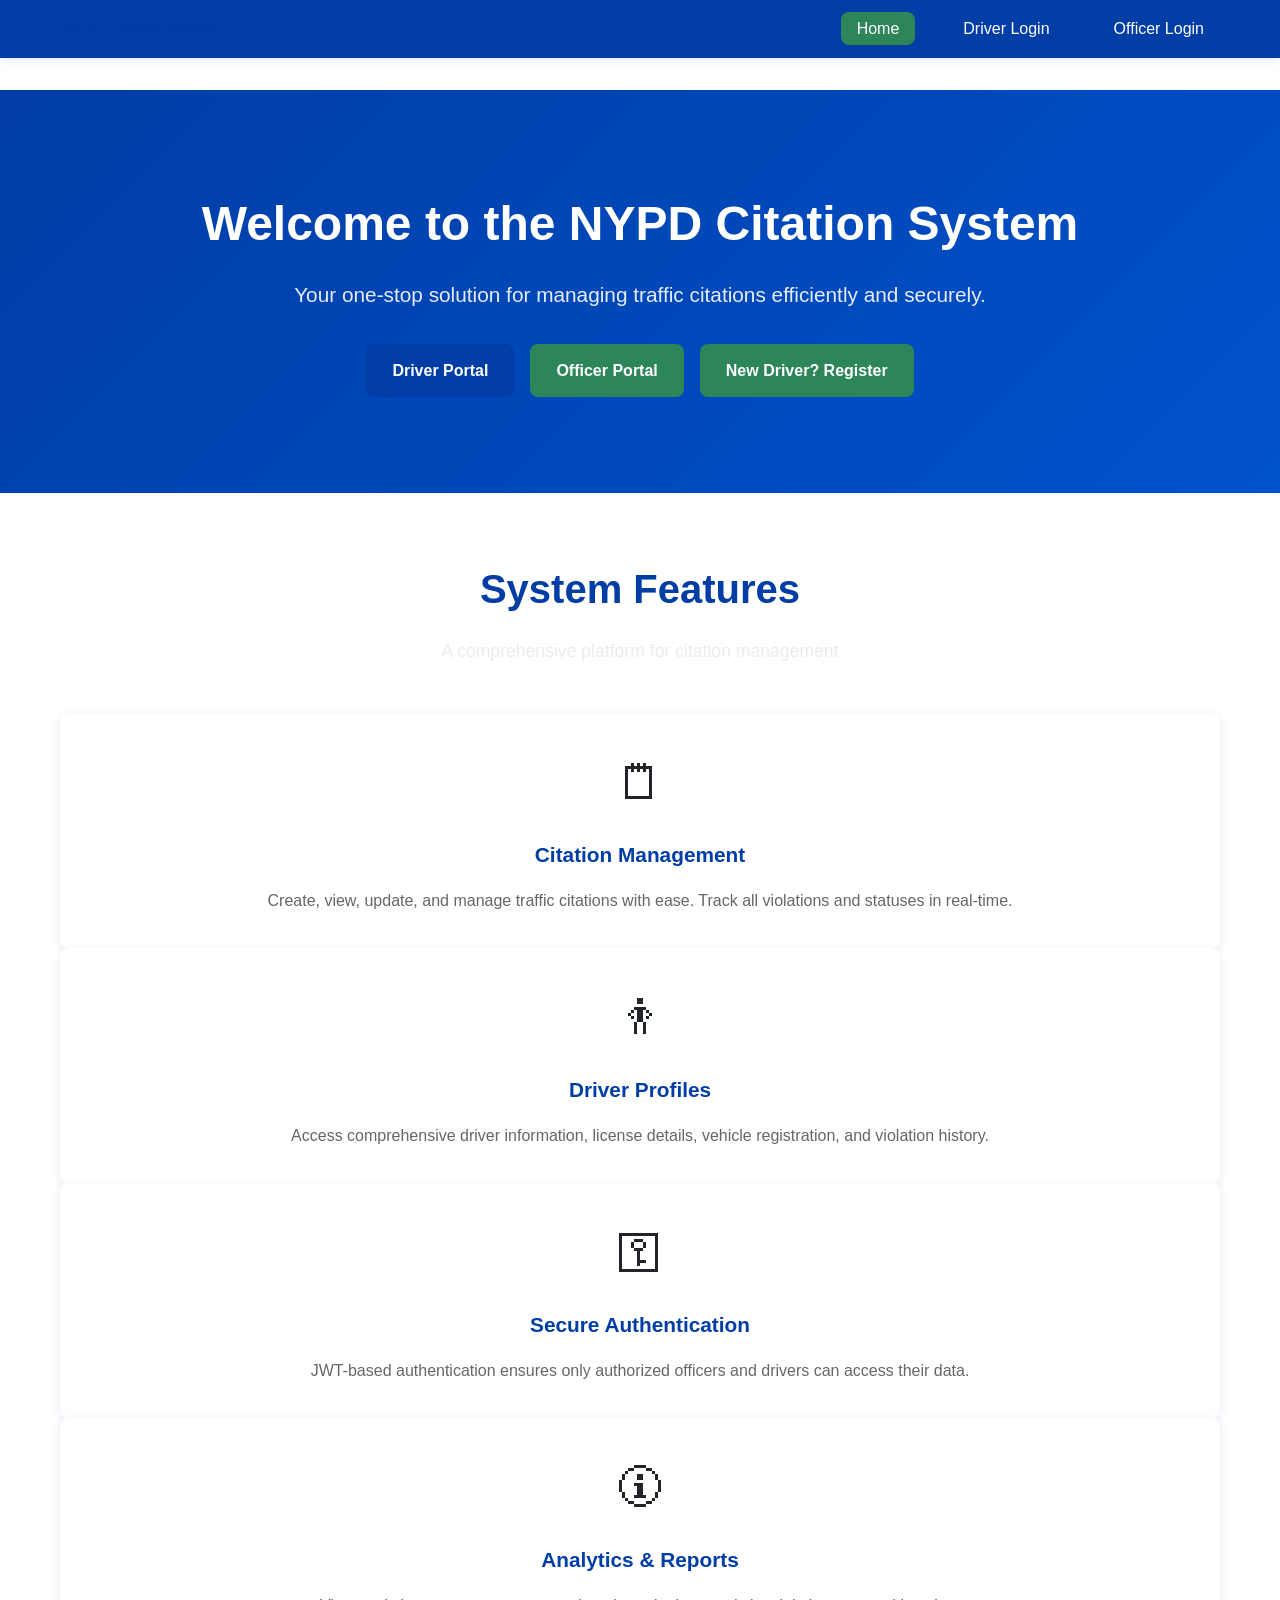
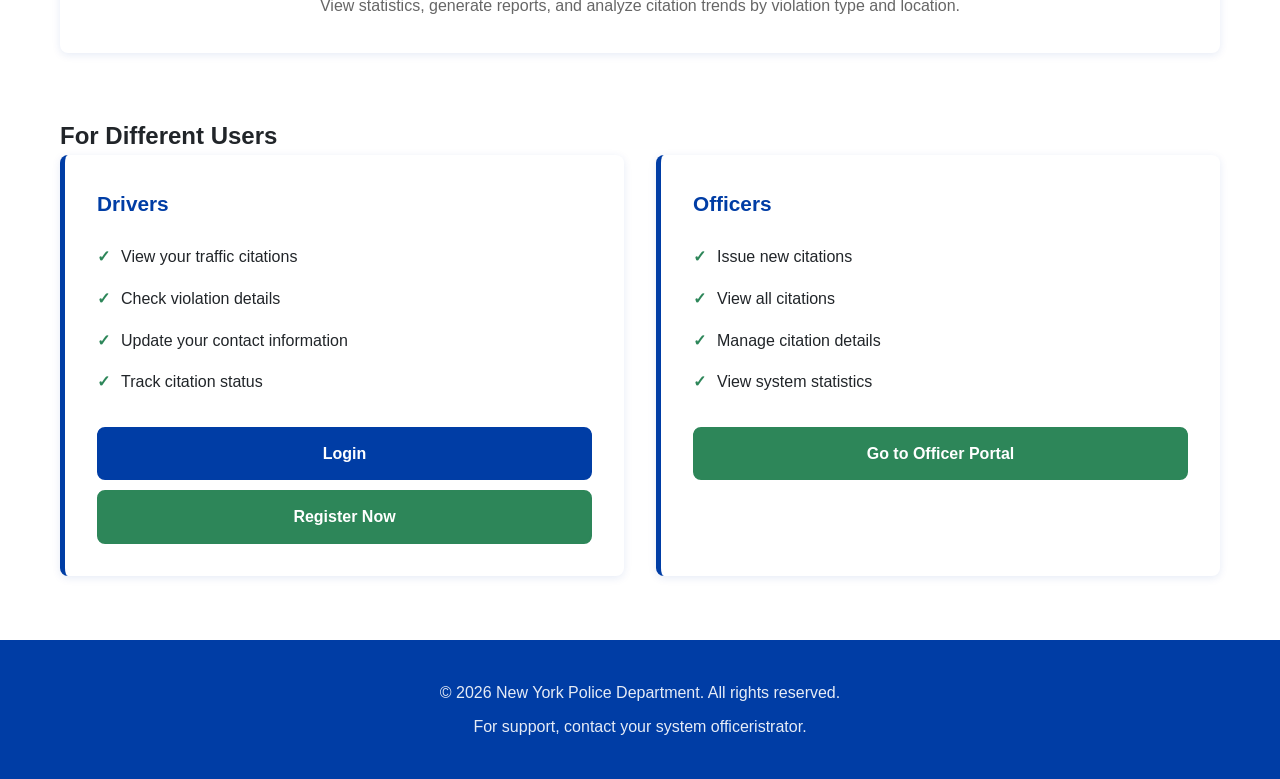
<file: index.html>
<!DOCTYPE html>
<html lang="en">
<head>
    <meta charset="UTF-8">
    <meta name="viewport" content="width=device-width, initial-scale=1.0">
    <title>NYPD Citation System - Home</title>
    <link rel="stylesheet" href="css/styles.css">
</head>

<body>
    <!-- NAVBAR -->
    <nav class="navbar">
        <div class="container">
            <a href="#" class="logo">NYPD Citation System</a>
            <ul class="nav-links">
                <li><a href="index.html" class="active">Home</a></li>
                <li><a href="pages/driver-login.html">Driver Login</a></li>
                <li><a href="pages/officer-login.html">Officer Login</a></li>
            </ul>
        </div>
    </nav>

    <!-- HERO SECTION -->
    <header class="hero">
        <div class="hero-content">
            <h1>Welcome to the NYPD Citation System</h1>
            <p class="subtitle">Your one-stop solution for managing traffic citations efficiently and securely.</p>
            
            <div class="hero-buttons">
                <a href="pages/driver-login.html" class="btn btn-primary">Driver Portal</a>
                <a href="pages/officer-login.html" class="btn btn-secondary">Officer Portal</a>
                <a href="pages/driver-register.html" class="btn btn-secondary">New Driver? Register</a>
            </div>
    </header>

    <!-- MAIN CONTENT -->
    <main class="container">
        <section class="features">
            <h2>System Features</h2>
            <p class="section-intro">A comprehensive platform for citation management</p>
            
            <!-- FEATURE CARDS -->
            <div class="feature-grid">
                <!-- Feature 1 -->
                <div class="feature-card">
                    <div class="feature-icon">🗒</div>
                    <h3>Citation Management</h3>
                    <p>Create, view, update, and manage traffic citations with ease. Track all violations and statuses in real-time.</p>
                </div>
                
                <!-- Feature 2 -->
                <div class="feature-card">
                    <div class="feature-icon">🛉</div>
                    <h3>Driver Profiles</h3>
                    <p>Access comprehensive driver information, license details, vehicle registration, and violation history.</p>
                </div>
                
                <!-- Feature 3 -->
                <div class="feature-card">
                    <div class="feature-icon">⚿</div>
                    <h3>Secure Authentication</h3>
                    <p>JWT-based authentication ensures only authorized officers and drivers can access their data.</p>
                </div>
                
                <!-- Feature 4 -->
                <div class="feature-card">
                    <div class="feature-icon">🛈</div>
                    <h3>Analytics & Reports</h3>
                    <p>View statistics, generate reports, and analyze citation trends by violation type and location.</p>
                </div>
            </div>
        </section>

        <!-- INFORMATION SECTION -->
        <section class="information">
            <h2>For Different Users</h2>
            
            <div class="user-types">
                <!-- Driver Info -->
                <div class="user-card">
                    <h3>Drivers</h3>
                    <ul>
                        <li>View your traffic citations</li>
                        <li>Check violation details</li>
                        <li>Update your contact information</li>
                        <li>Track citation status</li>
                    </ul>
                    <div style="display: flex; gap: 10px; flex-direction: column;">
                        <a href="pages/driver-login.html" class="btn btn-primary">Login</a>
                        <a href="pages/driver-register.html" class="btn btn-secondary">Register Now</a>
                    </div>
                </div>
                
                <!-- officer Info -->
                <div class="user-card">
                    <h3>Officers</h3>
                    <ul>
                        <li>Issue new citations</li>
                        <li>View all citations</li>
                        <li>Manage citation details</li>
                        <li>View system statistics</li>
                    </ul>
                    <a href="pages/officer-login.html" class="btn btn-secondary">Go to Officer Portal</a>
                </div>
            </div>
        </section>
    </main>
        <!-- FOOTER -->
    <footer class="footer">
      <div class="container">
        <p>&copy; 2026 New York Police Department. All rights reserved.</p>
        <p>For support, contact your system officeristrator.</p>
      </div>
    </footer>

  </body>
</html>
</file>
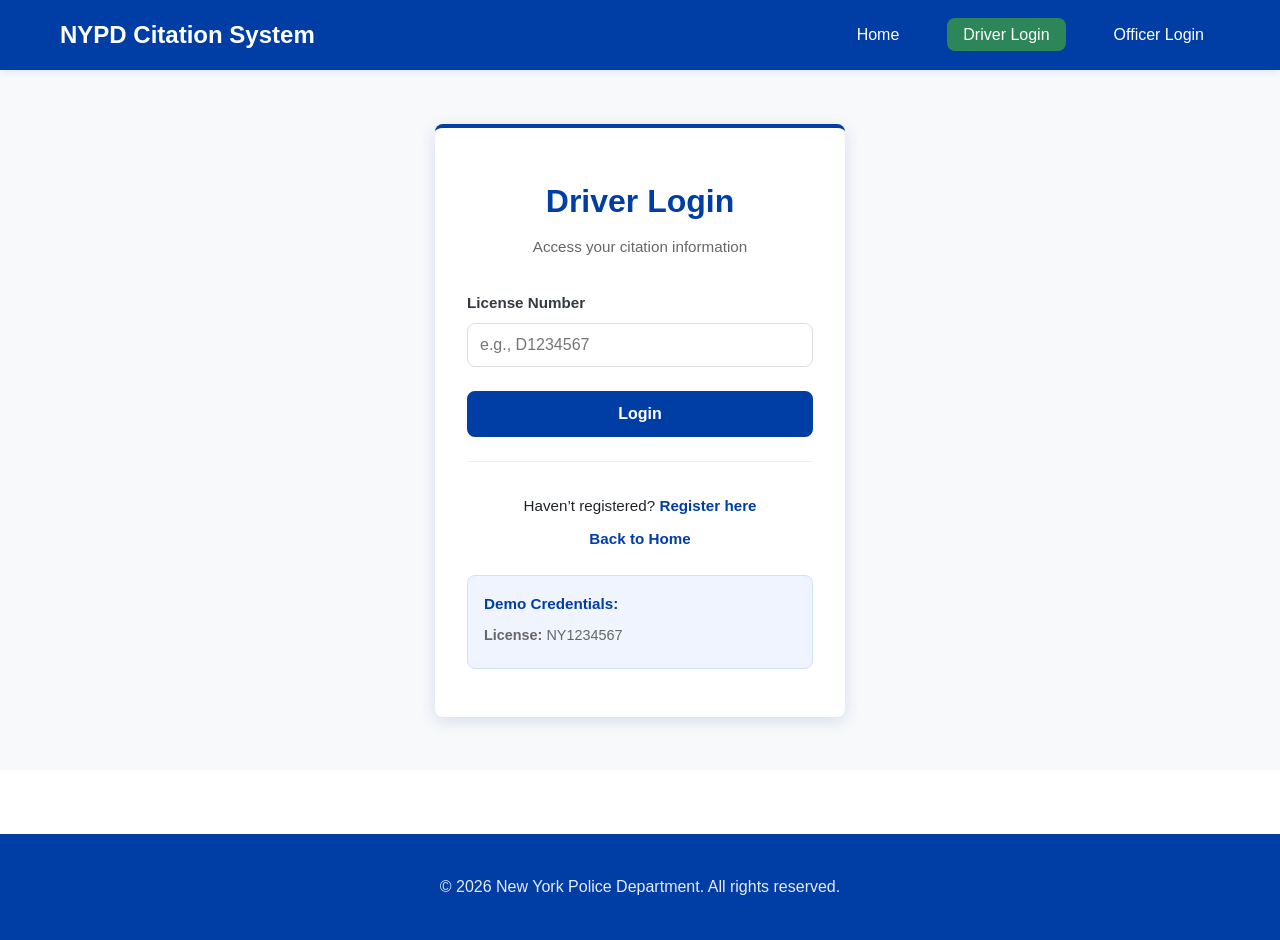
<file: pages/driver-dashboard.html>
<!DOCTYPE html>
<html lang="en" dir="ltr">
    <head>
        <meta charset="UTF-8">
        <meta name="viewport" content="width=device-width, initial-scale=1.0">
        <title>NYPD Citation System - Driver Dashboard</title>
        <link rel="stylesheet" href="../css/styles.css">
        <link rel="stylesheet" href="../css/dashboard.css">
    </head>

    <body>
        <!-- NAVIGATION BAR -->
        <nav class="navbar">
            <div class="container">
                <div class="logo">
                    <h1>NYPD Citation System</h1>
                </div>
                
                <ul class="nav-links">
                    <li><a href="../index.html">Home</a></li>
                    <li><a href="#" id="logout-btn" style="cursor: pointer; color: white;">Logout</a></li>
                </ul>
            </div>
        </nav>

        <!-- MAIN DASHBOARD CONTENT -->
        <main class="container driver-dashboard">
            <!-- Dashboard Header -->
            <div class="dashboard-header">
                <h1>Welcome, Driver</h1>
                <p id="user-info">License: <strong id="user-license">Loading...</strong></p>
            </div>

            <!-- Dashboard Navigation -->
            <div class="dashboard-nav">
                <h2>Your Citations</h2>
                <button class="btn btn-primary" id="refresh-btn">Refresh</button>
            </div>

            <!-- Stats Cards -->
            <div class="dashboard-stats">
                <div class="stat-card">
                    <div class="stat-number" id="total-citations">0</div>
                    <div class="stat-label">Total Citations</div>
                </div>
                <div class="stat-card">
                    <div class="stat-number" id="active-citations">0</div>
                    <div class="stat-label">Active</div>
                </div>
                <div class="stat-card">
                    <div class="stat-number" id="paid-citations">0</div>
                    <div class="stat-label">Paid</div>
                </div>
                <div class="stat-card">
                    <div class="stat-number" id="dismissed-citations">0</div>
                    <div class="stat-label">Dismissed</div>
                </div>
            </div>

            <!-- Citations Section -->
            <div class="citations-section">
                <h3>Citation Details</h3>
                
                <!-- Loading State -->
                <div id="loading-state" class="loading" style="display: none;">
                    <div class="spinner-large"></div>
                    <p>Loading your citations...</p>
                </div>

                <!-- Error State -->
                <div id="error-state" class="alert alert-error" style="display: none;">
                    <span id="error-text"></span>
                </div>

                <!-- Empty State -->
                <div id="empty-state" class="no-citations" style="display: none;">
                    <p>No citations found</p>
                    <p>Good news! You have no traffic citations on record.</p>
                </div>

                <!-- Citations Table -->
                <div id="citations-table-wrapper" style="display: none;">
                    <table class="citations-table">
                        <thead>
                            <tr>
                                <th>Citation #</th>
                                <th>Violation</th>
                                <th>Date Issued</th>
                                <th>Fine Amount</th>
                                <th>Status</th>
                            </tr>
                        </thead>
                        <tbody id="citations-tbody">
                            <!-- Rows will be added by JavaScript -->
                        </tbody>
                    </table>
                </div>
            </div>
        </main>

        <!-- FOOTER -->
        <footer class="footer">
            <div class="container">
                <p>&copy; 2026 New York Police Department. All rights reserved.</p>
            </div>
        </footer>

        <!-- JavaScript Files -->
        <script src="../js/auth.js"></script>
        <script src="../js/api.js"></script>
        <script src="../js/pages/driver-dashboard.js"></script>

    </body>
</html>
</file>
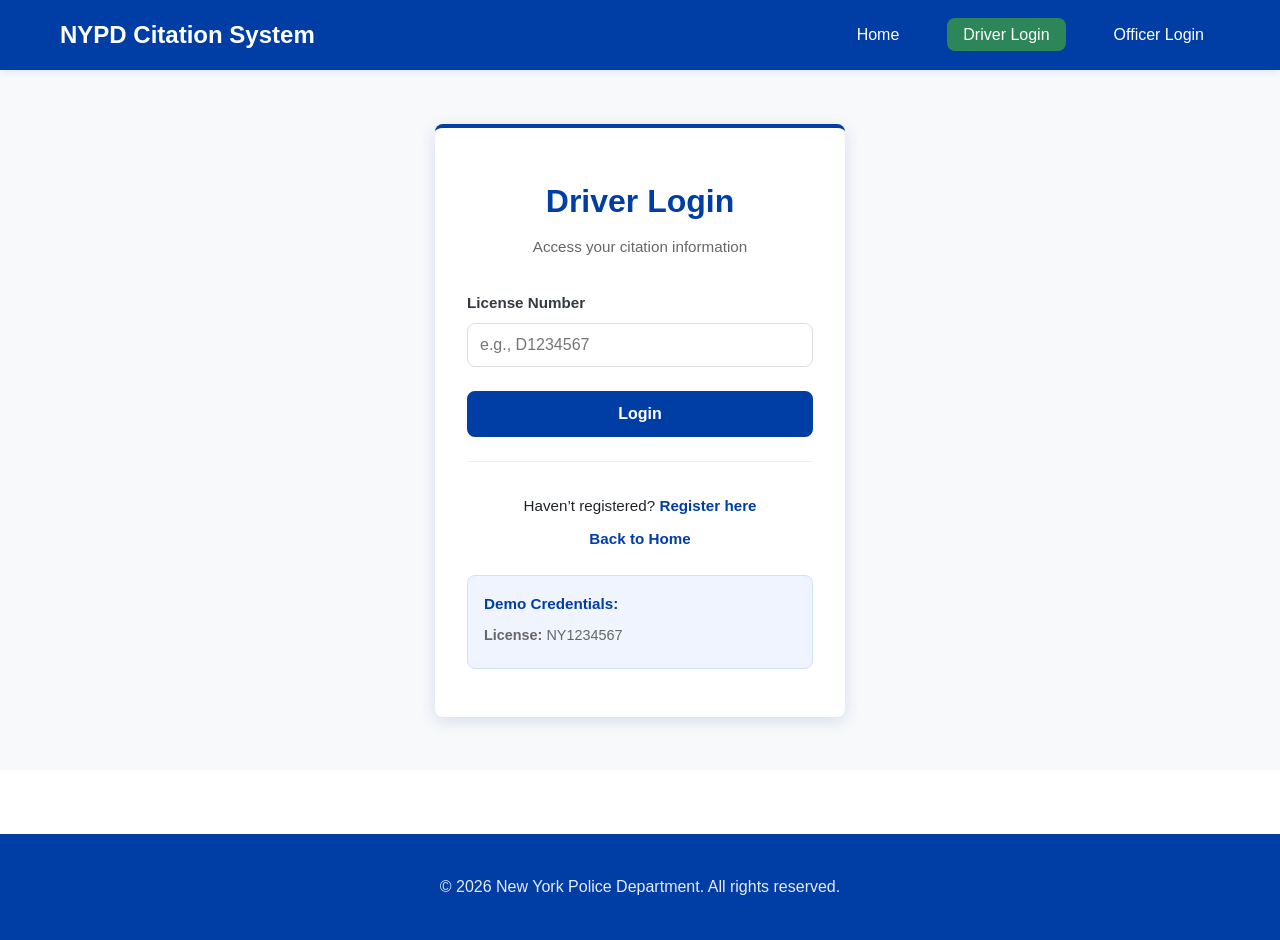
<file: pages/driver-login.html>
<!DOCTYPE html>
<html lang="en" dir="ltr">
    <head>
        <meta charset="UTF-8">
        <meta name="viewport" content="width=device-width, initial-scale=1.0">
        <title>NYPD Citation System - Driver Login</title>
        <link rel="stylesheet" href="../css/styles.css">
    </head>

    <body>
    <!-- NAVIGATION BAR (same as homepage) -->
    <nav class="navbar">
      <div class="container">
        <div class="logo">
          <h1>NYPD Citation System</h1>
        </div>
        
        <ul class="nav-links">
          <li><a href="../index.html">Home</a></li>
          <li><a href="driver-login.html" class="active">Driver Login</a></li>
          <li><a href="officer-login.html">Officer Login</a></li>
        </ul>
      </div>
    </nav>

    <!-- MAIN LOGIN CONTAINER -->
    <main class="login-main">
      <div class="login-container">
        <div class="login-box">
          <!-- Title -->
          <h2>Driver Login</h2>
          <p class="login-subtitle">Access your citation information</p>
          
          <!-- Error Message (hidden by default) -->
          <div id="error-message" class="alert alert-error" style="display: none;">
            <span id="error-text"></span>
          </div>
          
          <!-- Success Message (hidden by default) -->
          <div id="success-message" class="alert alert-success" style="display: none;">
            <span id="success-text"></span>
          </div>
          
          <!-- LOGIN FORM -->
          <form id="login-form">
            <!-- License Number Field -->
            <div class="form-group">
              <label for="license-number">License Number</label>
              <input 
                type="text" 
                id="license-number" 
                name="license_number"
                placeholder="e.g., D1234567" 
                required
              >
              <small class="error-hint" id="license-error"></small>
            </div>
            
            <!-- Submit Button -->
            <button type="submit" class="btn btn-primary btn-block">
              <span id="btn-text">Login</span>
              <span id="btn-spinner" class="spinner" style="display: none;"></span>
            </button>
          </form>

          <div class="login-links">
            <p>Haven’t registered? <a href="driver-register.html">Register here</a></p>
            <p><a href="../index.html">Back to Home</a></p>
          </div>

          <!-- Demo Info -->
          <div class="demo-info">
            <h4>Demo Credentials:</h4>
            <p><strong>License:</strong> NY1234567</p>
        </div>
      </div>
    </main>

    <!-- FOOTER -->
    <footer class="footer">
      <div class="container">
        <p>&copy; 2026 New York Police Department. All rights reserved.</p>
      </div>
    </footer>

    <!-- JavaScript Files -->
    <script src="../js/api.js"></script>
    <script src="../js/auth.js"></script>
    <script src="../js/pages/driver-login.js"></script>

    </body>
</html>
</file>
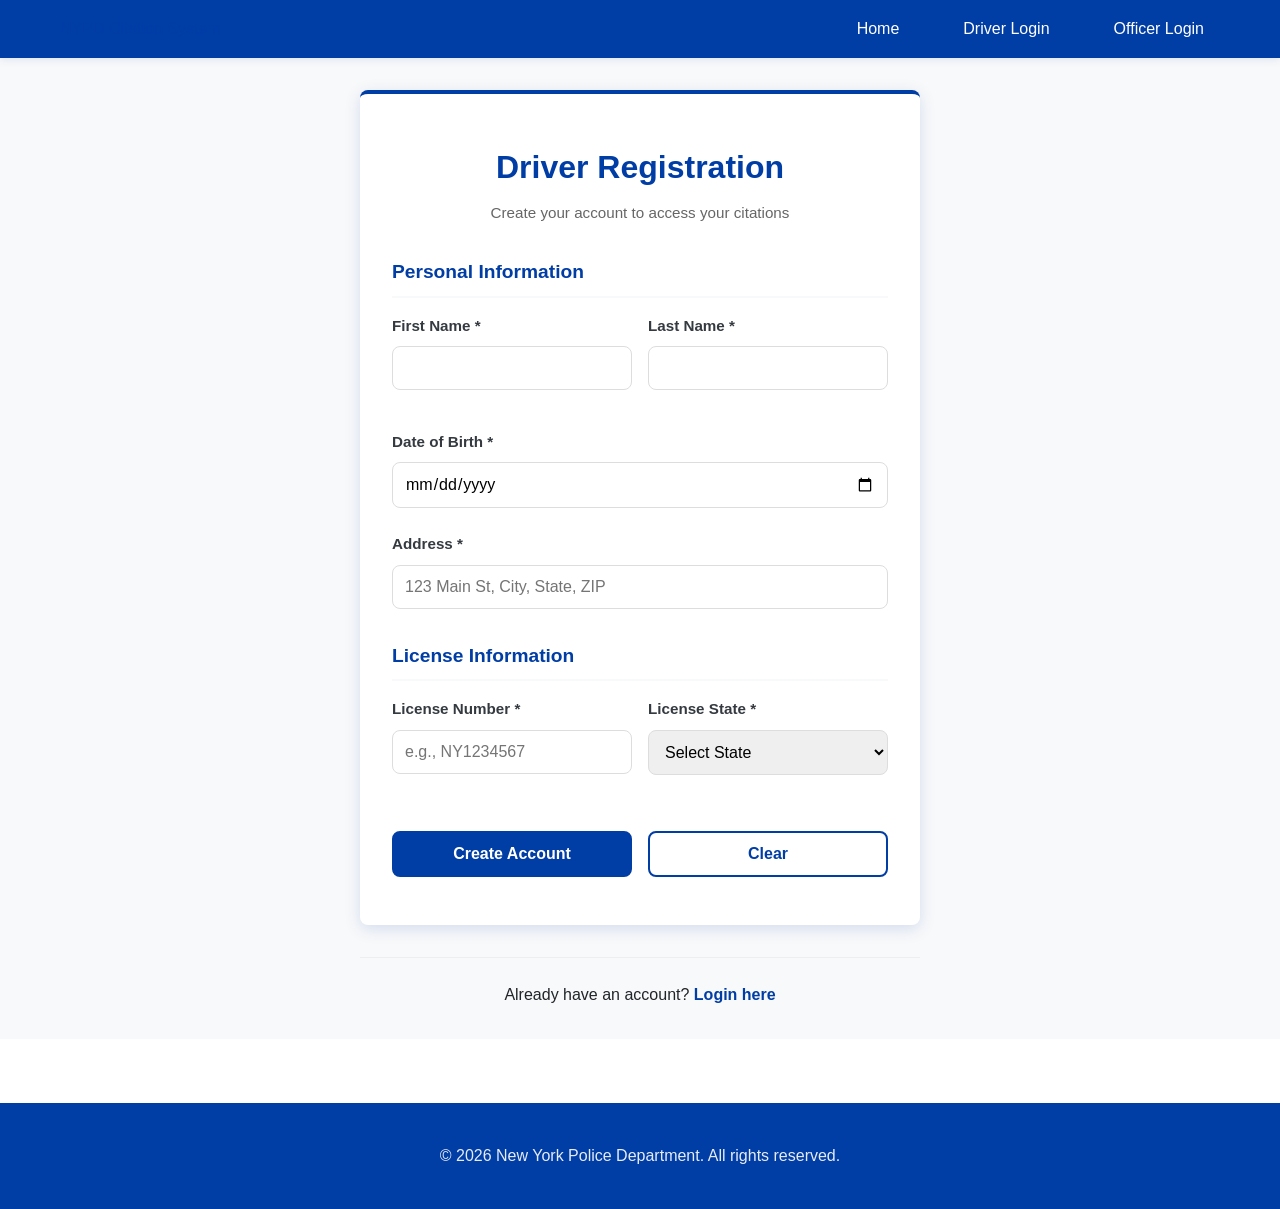
<file: pages/driver-register.html>
<!DOCTYPE html>
<html lang="en">
<head>
    <meta charset="UTF-8">
    <meta name="viewport" content="width=device-width, initial-scale=1.0">
    <title>Driver Registration - NYPD Citation System</title>
    <link rel="stylesheet" href="../css/styles.css">
    <link rel="stylesheet" href="../css/registration.css">
</head>
<body>
    <!-- NAVBAR -->
    <nav class="navbar">
        <div class="container">
            <a href="../index.html" class="logo">NYPD Citation System</a>
            <ul class="nav-links">
                <li><a href="../index.html">Home</a></li>
                <li><a href="driver-login.html">Driver Login</a></li>
                <li><a href="officer-login.html">Officer Login</a></li>
            </ul>
        </div>
    </nav>

    <!-- MAIN CONTENT -->
    <main class="registration-main">
        <div class="registration-container">
            <div class="registration-box">
                <h1>Driver Registration</h1>
                <p class="registration-subtitle">Create your account to access your citations</p>
                
                <div id="successMessage" class="alert alert-success" style="display: none;">
                    <strong>Success!</strong> Your account has been created. <a href="driver-login.html">Click here to login</a>.
                </div>

                <form id="registrationForm">
                    <!-- Personal Information Section -->
                    <h3>Personal Information</h3>

                    <div class="form-row">
                        <div class="form-group">
                            <label for="firstName">First Name *</label>
                            <input type="text" id="firstName" name="firstName" required>
                            <div class="field-error"></div>
                        </div>
                        <div class="form-group">
                            <label for="lastName">Last Name *</label>
                            <input type="text" id="lastName" name="lastName" required>
                            <div class="field-error"></div>
                        </div>
                    </div>

                    <div class="form-group">
                        <label for="birthDate">Date of Birth *</label>
                        <input type="date" id="birthDate" name="birthDate" required>
                        <div class="field-error"></div>
                    </div>

                    <div class="form-group">
                        <label for="address">Address *</label>
                        <input type="text" id="address" name="address" placeholder="123 Main St, City, State, ZIP" required>
                        <div class="field-error"></div>
                    </div>

                    <!-- License Information Section -->
                    <h3>License Information</h3>

                    <div class="form-row">
                        <div class="form-group">
                            <label for="licenseNumber">License Number *</label>
                            <input type="text" id="licenseNumber" name="licenseNumber" placeholder="e.g., NY1234567" required>
                            <div class="field-error"></div>
                        </div>
                        <div class="form-group">
                            <label for="licenseState">License State *</label>
                            <select id="licenseState" name="licenseState" required>
                                <option value="">Select State</option>
                                <option value="NY">New York</option>
                                <option value="NJ">New Jersey</option>
                                <option value="CT">Connecticut</option>
                                <option value="PA">Pennsylvania</option>
                                <option value="MA">Massachusetts</option>
                                <option value="VT">Vermont</option>
                                <option value="NH">New Hampshire</option>
                                <option value="RI">Rhode Island</option>
                                <option value="ME">Maine</option>
                            </select>
                            <div class="field-error"></div>
                        </div>
                    </div>

                    <!-- Button Group -->
                    <div class="registration-buttons">
                        <button type="submit" class="btn btn-primary">Create Account</button>
                        <button type="reset" class="btn btn-outline">Clear</button>
                    </div>
                </form>
            </div>

            <div class="registration-links">
                Already have an account? <a href="driver-login.html">Login here</a>
            </div>
        </div>
    </main>

    <!-- FOOTER -->
    <footer class="footer">
        <div class="container">
            <p>&copy; 2026 New York Police Department. All rights reserved.</p>
        </div>
    </footer>

    <script src="../js/api.js"></script>
    <script src="../js/pages/driver-register.js"></script>
</body>
</html>
</file>
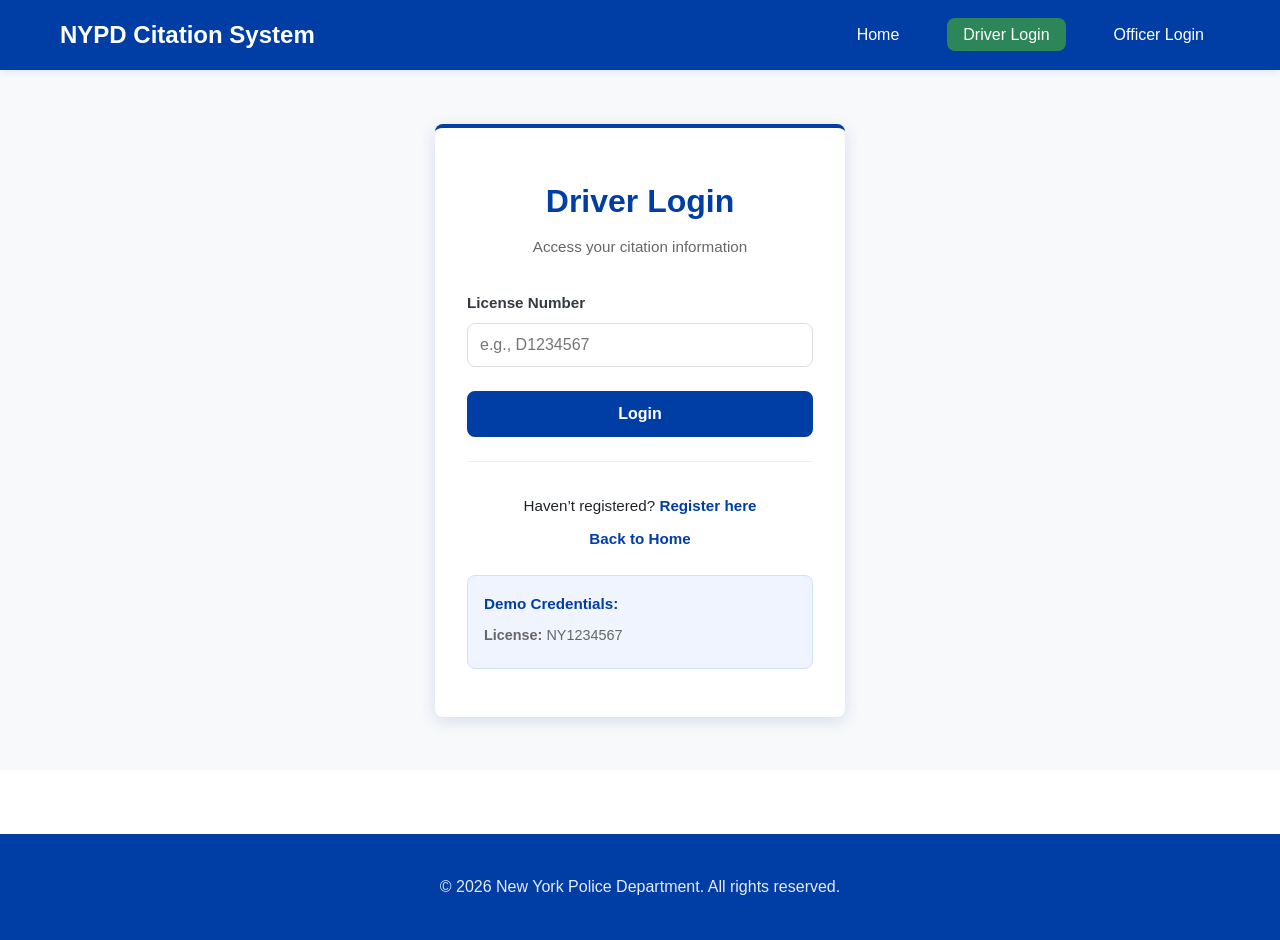
<file: pages/officer-dashboard.html>
<!DOCTYPE html>
<html lang="en" dir="ltr">
    <head>
        <meta charset="UTF-8">
        <meta name="viewport" content="width=device-width, initial-scale=1.0">
        <title>NYPD Citation System - Officer Dashboard</title>
        <link rel="stylesheet" href="../css/styles.css">
        <link rel="stylesheet" href="../css/dashboard.css">
    </head>

    <body>
        <!-- NAVIGATION BAR -->
        <nav class="navbar">
            <div class="container">
                <div class="logo">
                    <h1>NYPD Citation System</h1>
                </div>
                
                <ul class="nav-links">
                    <li><a href="../index.html">Home</a></li>
                    <li><a href="#" id="logout-btn" style="cursor: pointer; color: white;">Logout</a></li>
                </ul>
            </div>
        </nav>

        <!-- MAIN DASHBOARD CONTENT -->
        <main class="container officer-dashboard">
            <!-- Dashboard Header -->
            <div class="dashboard-header">
                <h1>Officer Dashboard</h1>
                <p id="user-info">Badge: <strong id="user-badge">Loading...</strong></p>
            </div>

            <!-- Dashboard Stats -->
            <div class="dashboard-stats">
                <div class="stat-card">
                    <div class="stat-number" id="total-citations">0</div>
                    <div class="stat-label">Total Citations</div>
                </div>
                <div class="stat-card">
                    <div class="stat-number" id="issued-today">0</div>
                    <div class="stat-label">Issued Today</div>
                </div>
                <div class="stat-card">
                    <div class="stat-number" id="active-citations">0</div>
                    <div class="stat-label">Active</div>
                </div>
                <div class="stat-card">
                    <div class="stat-number" id="paid-citations">0</div>
                    <div class="stat-label">Paid</div>
                </div>
            </div>

            <!-- Dashboard Tabs -->
            <div class="dashboard-tabs">
                <button class="tab-btn active" data-tab="view-citations">View All Citations</button>
                <button class="tab-btn" data-tab="issue-citation">➕ Issue New Citation</button>
            </div>

            <!-- TAB 1: View All Citations -->
            <div id="view-citations" class="content-section active">
                <h3>All Citations</h3>
                
                <!-- Filter Section -->
                <div class="filter-section">
                    <div class="form-group">
                        <label for="filter-status">Filter by Status:</label>
                        <select id="filter-status">
                            <option value="">All Statuses</option>
                            <option value="active">Active</option>
                            <option value="paid">Paid</option>
                            <option value="dismissed">Dismissed</option>
                        </select>
                    </div>
                    <button class="btn btn-secondary" id="apply-filter-btn">Apply Filter</button>
                    <button class="btn btn-primary" id="refresh-btn">Refresh</button>
                </div>

                <!-- Loading State -->
                <div id="loading-state" class="loading" style="display: none;">
                    <div class="spinner-large"></div>
                    <p>Loading citations...</p>
                </div>

                <!-- Error State -->
                <div id="error-state" class="alert alert-error" style="display: none;">
                    <span id="error-text"></span>
                </div>

                <!-- Empty State -->
                <div id="empty-state" class="no-data" style="display: none;">
                    <p>No citations found</p>
                </div>

                <!-- Citations Table -->
                <div id="citations-table-wrapper" style="display: none;">
                    <table class="citations-table">
                        <thead>
                            <tr>
                                <th>Citation #</th>
                                <th>Driver License</th>
                                <th>Violation</th>
                                <th>Date Issued</th>
                                <th>Fine Amount</th>
                                <th>Status</th>
                            </tr>
                        </thead>
                        <tbody id="citations-tbody">
                            <!-- Rows will be added by JavaScript -->
                        </tbody>
                    </table>
                </div>
            </div>

            <!-- TAB 2: Issue New Citation -->
            <div id="issue-citation" class="content-section">
                <h3>Issue New Citation</h3>

                <!-- Success Message -->
                <div id="success-message" class="alert alert-success success-alert">
                    <span id="success-text"></span>
                </div>

                <!-- Error Message -->
                <div id="form-error-message" class="alert alert-error" style="display: none;">
                    <span id="form-error-text"></span>
                </div>

                <!-- Issue Citation Form -->
                <form id="issue-citation-form">
                    <!-- Driver Information -->
                    <h4 style="color: var(--secondary-color); margin-top: 1.5rem; margin-bottom: 1rem;">Driver Information</h4>
                    
                    <div class="form-row">
                        <div class="form-group">
                            <label for="driver-license">Driver License Number *</label>
                            <input 
                                type="text" 
                                id="driver-license" 
                                name="driver_license"
                                placeholder="e.g., D1234567" 
                                required
                            >
                            <small class="error-hint" id="driver-license-error"></small>
                        </div>
                        <div class="form-group">
                            <label for="driver-name">Driver Name *</label>
                            <input 
                                type="text" 
                                id="driver-name" 
                                name="driver_name"
                                placeholder="Full name" 
                                required
                            >
                            <small class="error-hint" id="driver-name-error"></small>
                        </div>
                    </div>

                    <!-- Vehicle Information -->
                    <h4 style="color: var(--secondary-color); margin-top: 1.5rem; margin-bottom: 1rem;">Vehicle Information</h4>
                    
                    <div class="form-row">
                        <div class="form-group">
                            <label for="vehicle-plate">License Plate *</label>
                            <input 
                                type="text" 
                                id="vehicle-plate" 
                                name="vehicle_plate"
                                placeholder="e.g., ABC1234" 
                                required
                            >
                            <small class="error-hint" id="vehicle-plate-error"></small>
                        </div>
                        <div class="form-group">
                            <label for="vehicle-make">Vehicle Make *</label>
                            <input 
                                type="text" 
                                id="vehicle-make" 
                                name="vehicle_make"
                                placeholder="e.g., Honda" 
                                required
                            >
                            <small class="error-hint" id="vehicle-make-error"></small>
                        </div>
                        <div class="form-group">
                            <label for="vehicle-model">Vehicle Model *</label>
                            <input 
                                type="text" 
                                id="vehicle-model" 
                                name="vehicle_model"
                                placeholder="e.g., Civic" 
                                required
                            >
                            <small class="error-hint" id="vehicle-model-error"></small>
                        </div>
                    </div>

                    <!-- Citation Details -->
                    <h4 style="color: var(--secondary-color); margin-top: 1.5rem; margin-bottom: 1rem;">Citation Details</h4>
                    
                    <div class="form-row">
                        <div class="form-group">
                            <label for="violation-type">Violation Type *</label>
                            <select id="violation-type" name="violation_type" required>
                                <option value="">Select a violation</option>
                                <option value="Speeding">Speeding</option>
                                <option value="Reckless Driving">Reckless Driving</option>
                                <option value="Running Red Light">Running Red Light</option>
                                <option value="Improper Lane Change">Improper Lane Change</option>
                                <option value="Expired Registration">Expired Registration</option>
                                <option value="No Seatbelt">No Seatbelt</option>
                                <option value="Illegal Parking">Illegal Parking</option>
                                <option value="Other">Other</option>
                            </select>
                            <small class="error-hint" id="violation-type-error"></small>
                        </div>
                        <div class="form-group">
                            <label for="violation-location">Location *</label>
                            <input 
                                type="text" 
                                id="violation-location" 
                                name="violation_location"
                                placeholder="e.g., Broadway & 42nd St" 
                                required
                            >
                            <small class="error-hint" id="violation-location-error"></small>
                        </div>
                    </div>

                    <div class="form-row">
                        <div class="form-group">
                            <label for="fine-amount">Fine Amount ($) *</label>
                            <input 
                                type="number" 
                                id="fine-amount" 
                                name="fine_amount"
                                placeholder="e.g., 150.00" 
                                min="0"
                                step="0.01"
                                required
                            >
                            <small class="error-hint" id="fine-amount-error"></small>
                        </div>
                        <div class="form-group">
                            <label for="violation-description">Description</label>
                            <textarea 
                                id="violation-description" 
                                name="violation_description"
                                placeholder="Additional details about the violation"
                                rows="3"
                            ></textarea>
                        </div>
                    </div>

                    <!-- Submit Buttons -->
                    <div class="form-submit">
                        <button type="submit" class="btn btn-secondary btn-block">
                            <span id="submit-text">Issue Citation</span>
                            <span id="submit-spinner" class="spinner" style="display: none;"></span>
                        </button>
                        <button type="reset" class="btn btn-outline btn-block">Clear Form</button>
                    </div>
                </form>
            </div>
        </main>

        <!-- FOOTER -->
        <footer class="footer">
            <div class="container">
                <p>&copy; 2026 New York Police Department. All rights reserved.</p>
            </div>
        </footer>

        <!-- JavaScript Files -->
        <script src="../js/auth.js"></script>
        <script src="../js/api.js"></script>
        <script src="../js/pages/officer-dashboard.js"></script>

    </body>
</html>
</file>
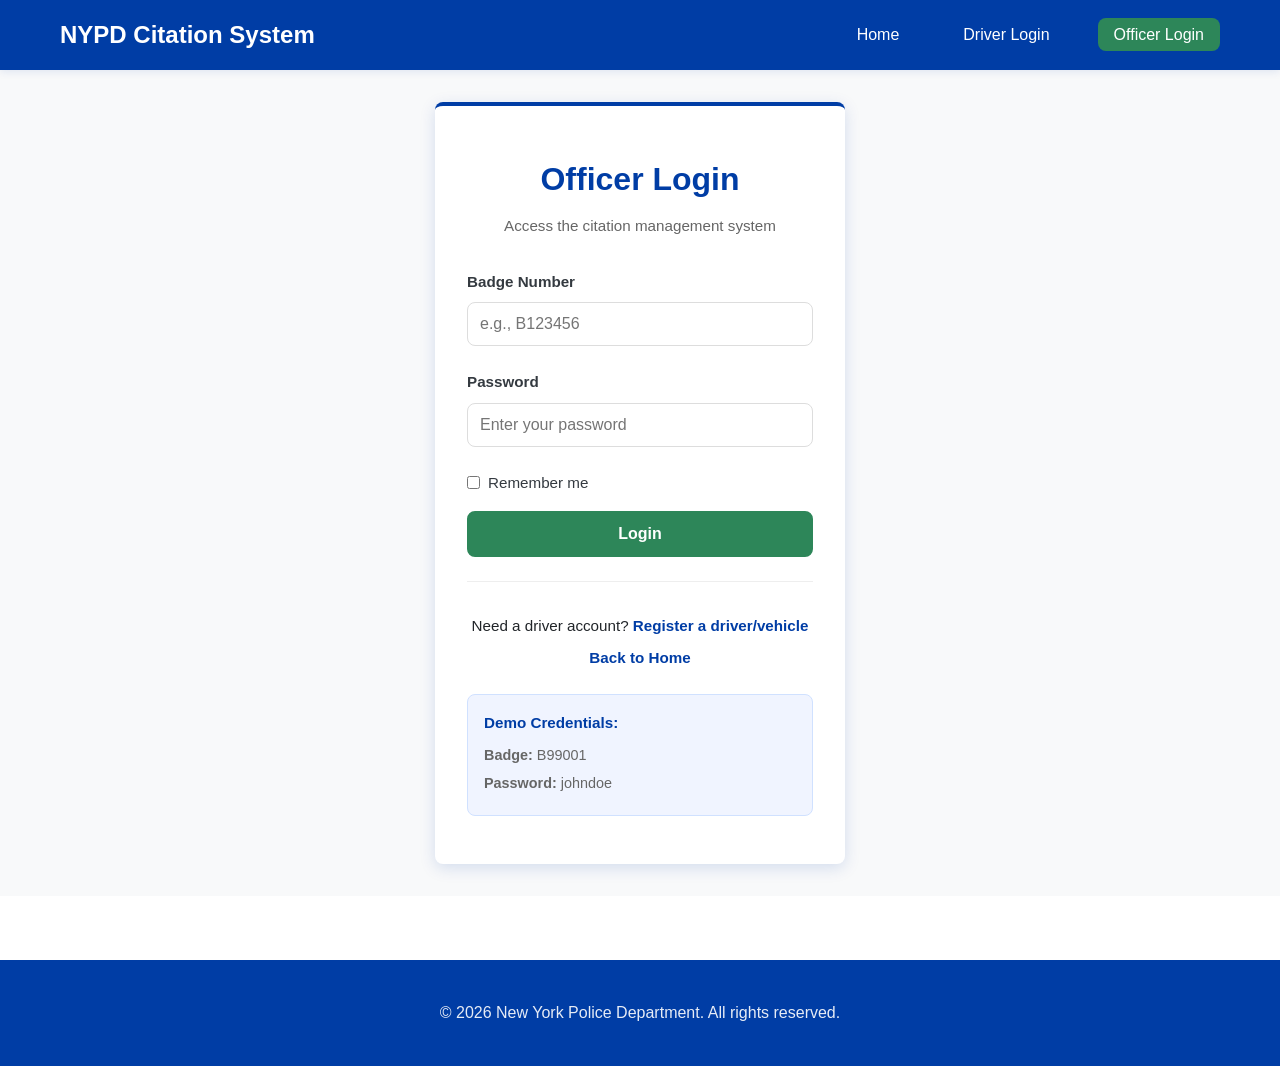
<file: pages/officer-login.html>
<!DOCTYPE html>
<html lang="en" dir="ltr">
    <head>
        <meta charset="UTF-8">
        <meta name="viewport" content="width=device-width, initial-scale=1.0">
        <title>NYPD Citation System - Officer Login</title>
        <link rel="stylesheet" href="../css/styles.css">
    </head>

    <body>
        <!-- NAVIGATION BAR -->
    <nav class="navbar">
      <div class="container">
        <div class="logo">
          <h1>NYPD Citation System</h1>
        </div>
        
        <ul class="nav-links">
          <li><a href="../index.html">Home</a></li>
          <li><a href="driver-login.html">Driver Login</a></li>
          <li><a href="officer-login.html" class="active">Officer Login</a></li>
        </ul>
      </div>
    </nav>

    <!-- MAIN LOGIN CONTAINER -->
    <main class="login-main">
      <div class="login-container">
        <div class="login-box">
          <!-- Title -->
          <h2>Officer Login</h2>
          <p class="login-subtitle">Access the citation management system</p>
          
          <!-- Error Message (hidden by default) -->
          <div id="error-message" class="alert alert-error" style="display: none;">
            <span id="error-text"></span>
          </div>
          
          <!-- Success Message (hidden by default) -->
          <div id="success-message" class="alert alert-success" style="display: none;">
            <span id="success-text"></span>
          </div>
          
          <!-- LOGIN FORM -->
          <form id="login-form">
            <!-- Badge Number Field -->
            <div class="form-group">
              <label for="badge-number">Badge Number</label>
              <input 
                type="text" 
                id="badge-number" 
                name="badge_number"
                placeholder="e.g., B123456" 
                required
              >
              <small class="error-hint" id="badge-error"></small>
            </div>
            
            <!-- Password Field -->
            <div class="form-group">
              <label for="password">Password</label>
              <input 
                type="password" 
                id="password" 
                name="password"
                placeholder="Enter your password" 
                required
              >
              <small class="error-hint" id="password-error"></small>
            </div>
            
            <!-- Remember Me Checkbox -->
            <div class="form-group checkbox">
              <input type="checkbox" id="remember-me" name="remember_me">
              <label for="remember-me">Remember me</label>
            </div>
            
            <!-- Submit Button -->
            <button type="submit" class="btn btn-secondary btn-block">
              <span id="btn-text">Login</span>
              <span id="btn-spinner" class="spinner" style="display: none;"></span>
            </button>
          </form>
          
          <!-- Links -->
          <div class="login-links">
            <p>Need a driver account? <a href="driver-register.html">Register a driver/vehicle</a></p>
            <p><a href="../index.html">Back to Home</a></p>
          </div>
          
          <!-- Demo Info -->
          <div class="demo-info">
            <h4>Demo Credentials:</h4>
            <p><strong>Badge:</strong> B99001</p>
            <p><strong>Password:</strong> johndoe</p>
          </div>
        </div>
      </div>
    </main>

    <!-- FOOTER -->
    <footer class="footer">
      <div class="container">
        <p>&copy; 2026 New York Police Department. All rights reserved.</p>
      </div>
    </footer>

    <!-- JavaScript Files -->
    <script src="../js/api.js"></script>
    <script src="../js/auth.js"></script>
    <script src="../js/pages/officer-login.js"></script>

    </body>
</html>
</file>
<file: css/styles.css>
/* ========================================
   NYPD Citation System - Main Stylesheet
   ======================================== */

/* CSS VARIABLES: Colors used throughout the site */
:root {
  /* Primary Colors (NYPD Flag) */
  --primary-color: #003da5;      /* NYPD Dark Blue */
  --primary-light: #0052cc;       /* Lighter NYPD Blue */
  --primary-dark: #002171;        /* Darker Blue */
  
  /* Secondary Colors (NYPD Flag Green) */
  --secondary-color: #2d8659;     /* NYPD Green */
  --secondary-light: #3da070;     /* Lighter Green */
  
  /* Accent Colors */
  --white-accent: #ffffff;        /* White from flag */
  --success-color: #2d8659;       /* Green (matches flag) */
  --danger-color: #c41e3a;        /* Deep red for errors */
  --warning-color: #ffc107;       /* Yellow for warnings */
  
  /* Neutral Colors */
  --light-color: #f8f9fa;         /* Very light gray */
  --medium-color: #e9ecef;        /* Medium gray */
  --dark-color: #343a40;          /* Dark gray/black */
  --text-color: #212529;          /* Dark text */
  
  /* Effects */
  --box-shadow: 0 2px 8px rgba(0, 61, 165, 0.1);
  --box-shadow-lg: 0 4px 16px rgba(0, 61, 165, 0.15);
  --border-radius: 8px;
}

/* ========================================
   GLOBAL STYLES: Applied to all elements
   ======================================== */

* {
  margin: 0;                /* Remove default spacing */
  padding: 0;               /* Remove default padding */
  box-sizing: border-box;   /* Include padding in width calculations */
}

html {
  scroll-behavior: smooth;  /* Smooth scrolling effect */
}

body {
  font-family: 'Segoe UI', Tahoma, Geneva, Verdana, sans-serif;
  font-size: 16px;
  line-height: 1.6;        /* Space between lines */
  color: var(--text-color);
  background-color: #fff;
}

/* Remove bullet points from lists */
ul, ol {
  list-style: none;
}

/* Style all links */
a {
  color: var(--primary-color);
  text-decoration: none;
  transition: color 0.3s ease;  /* Smooth color change on hover */
}

a:hover {
  color: var(--primary-light);
}

/* ========================================
   CONTAINER: Holds and centers content
   ======================================== */

.container {
  max-width: 1200px;      /* Maximum width on desktop */
  margin: 0 auto;         /* Center horizontally */
  padding: 0 20px;        /* Padding on sides for mobile */
}

@media (max-width: 768px) {
  .container {
    padding: 0 15px;      /* Less padding on mobile */
  }
}

/* ========================================
   NAVIGATION BAR
   ======================================== */

.navbar {
  background-color: var(--primary-color);
  color: white;
  padding: 1rem 0;
  box-shadow: var(--box-shadow);
  position: sticky;        /* Stays at top when scrolling */
  top: 0;
  z-index: 100;            /* Appears above other content */
}

.navbar .container {
  display: flex;
  justify-content: space-between;  /* Logo on left, links on right */
  align-items: center;
}

.logo h1 {
  font-size: 1.5rem;
  font-weight: bold;
}

.nav-links {
  display: flex;
  gap: 2rem;               /* Space between links */
  align-items: center;
}

.nav-links a {
  color: white;
  font-weight: 500;
  padding: 0.5rem 1rem;
  border-radius: var(--border-radius);
  transition: background-color 0.3s ease;
}

.nav-links a:hover,
.nav-links a.active {
  background-color: var(--secondary-color);
}

/* Mobile Navigation */
@media (max-width: 768px) {
  .navbar .container {
    flex-direction: column;
    gap: 1rem;
  }
  
  .nav-links {
    flex-direction: column;
    gap: 0.5rem;
  }
}

/* ========================================
   HERO SECTION: Welcome banner
   ======================================== */

.hero {
  background: linear-gradient(135deg, var(--primary-color), var(--primary-light));
  color: white;
  padding: 6rem 2rem;
  text-align: center;
  margin-top: 2rem;
}

.hero-content h1 {
  font-size: 3rem;
  margin-bottom: 1rem;
}

.hero-content .subtitle {
  font-size: 1.3rem;
  margin-bottom: 2rem;
  opacity: 0.9;
}

.hero-buttons {
  display: flex;
  gap: 1rem;
  justify-content: center;
  flex-wrap: wrap;
}

/* Mobile Hero */
@media (max-width: 768px) {
  .hero {
    padding: 3rem 1rem;
  }
  
  .hero-content h1 {
    font-size: 2rem;
  }
  
  .hero-content .subtitle {
    font-size: 1rem;
  }
  
  .hero-buttons {
    flex-direction: column;
    align-items: center;
  }
  
  .hero-buttons .btn {
    width: 100%;
    max-width: 300px;
  }
}

/* ========================================
   BUTTONS
   ======================================== */

.btn {
  display: inline-block;
  padding: 0.75rem 1.5rem;
  border: 2px solid transparent;
  border-radius: var(--border-radius);
  font-size: 1rem;
  font-weight: 600;
  cursor: pointer;
  transition: all 0.3s ease;
  text-align: center;
}

/* Primary Button (Main action) */
.btn-primary {
  background-color: var(--primary-color);
  color: white;
  border-color: var(--primary-color);
}

.btn-primary:hover {
  background-color: var(--primary-dark);
  transform: translateY(-2px);  /* Move up slightly */
  box-shadow: var(--box-shadow-lg);
}

/* Secondary Button - Now uses NYPD Green */
.btn-secondary {
  background-color: var(--secondary-color);
  color: white;
  border-color: var(--secondary-color);
}

.btn-secondary:hover {
  background-color: var(--secondary-light);
  transform: translateY(-2px);
  box-shadow: var(--box-shadow-lg);
}

/* Outline Button (Less empdhasis) */
.btn-outline {
  background-color: transparent;
  color: var(--primary-color);
  border-color: var(--primary-color);
}

.btn-outline:hover {
  background-color: var(--light-color);
  border-color: var(--primary-dark);
}

/* Full width button */
.btn-block {
  width: 100%;
  display: block;
}

/* ========================================
   FEATURES SECTION
   ======================================== */

.features {
  padding: 4rem 0;
  text-align: center;
}

.features h2 {
  font-size: 2.5rem;
  margin-bottom: 1rem;
  color: var(--primary-color);
}

.section-intro {
  font-size: 1.1rem;
  color: var(--medium-color);
  margin-bottom: 3rem;
}

/* Grid Layout: 4 columns on desktop, responsive */
.features-grid {
  display: grid;
  grid-template-columns: repeat(auto-fit, minmax(280px, 1fr));
  gap: 2rem;
  margin-bottom: 3rem;
}

.feature-card {
  background: white;
  padding: 2rem;
  border-radius: var(--border-radius);
  box-shadow: var(--box-shadow);
  transition: all 0.3s ease;
  text-align: center;
}

.feature-card:hover {
  transform: translateY(-5px);  /* Move up on hover */
  box-shadow: var(--box-shadow-lg);
}

.feature-icon {
  font-size: 3rem;
  margin-bottom: 1rem;
}

.feature-card h3 {
  font-size: 1.3rem;
  margin-bottom: 1rem;
  color: var(--primary-color);
}

.feature-card p {
  color: #666;
  line-height: 1.8;
}

/* Mobile Features */
@media (max-width: 768px) {
  .features-grid {
    grid-template-columns: repeat(auto-fit, minmax(200px, 1fr));
    gap: 1.5rem;
  }
  
  .feature-card {
    padding: 1.5rem;
  }
}

/* ========================================
   INFO SECTION: User types
   ======================================== */

.info {
  padding: 4rem 0;
  background-color: var(--light-color);
}

.info h2 {
  font-size: 2.5rem;
  text-align: center;
  margin-bottom: 3rem;
  color: var(--primary-color);
}

.user-types {
  display: grid;
  grid-template-columns: repeat(auto-fit, minmax(300px, 1fr));
  gap: 2rem;
}

.user-card {
  background: white;
  padding: 2rem;
  border-radius: var(--border-radius);
  border-left: 5px solid var(--primary-color);
  box-shadow: var(--box-shadow);
}

.user-card h3 {
  font-size: 1.3rem;
  color: var(--primary-color);
  margin-bottom: 1rem;
}

.user-card ul {
  list-style: none;
  margin-bottom: 1.5rem;
}

.user-card li {
  padding: 0.5rem 0;
  padding-left: 1.5rem;
  position: relative;
}

.user-card li::before {
  content: "✓";  /* Checkmark */
  position: absolute;
  left: 0;
  color: var(--success-color);
  font-weight: bold;
}

.user-card .btn {
  display: block;
  width: 100%;
}

/* ========================================
   FOOTER
   ======================================== */

.footer {
  background-color: var(--primary-color);
  color: white;
  text-align: center;
  padding: 2rem;
  margin-top: 4rem;
}

.footer p {
  margin: 0.5rem 0;
  opacity: 0.9;
}

/* ========================================
   LOGIN PAGE STYLES
   ======================================== */

.login-main {
  min-height: calc(100vh - 200px);  /* Full screen minus nav and footer */
  display: flex;
  align-items: center;
  justify-content: center;
  background-color: var(--light-color);
  padding: 2rem 0;
}

.login-container {
  width: 100%;
  max-width: 450px;
  padding: 0 20px;
}

.login-box {
  background: white;
  padding: 3rem 2rem;
  border-radius: var(--border-radius);
  box-shadow: var(--box-shadow-lg);
  border-top: 4px solid var(--primary-color);
}

.login-box h2 {
  font-size: 2rem;
  color: var(--primary-color);
  margin-bottom: 0.5rem;
  text-align: center;
}

.login-subtitle {
  text-align: center;
  color: #666;
  margin-bottom: 2rem;
  font-size: 0.95rem;
}

/* ========================================
   FORM STYLES
   ======================================== */

.form-group {
  margin-bottom: 1.5rem;
}

.form-group label {
  display: block;
  margin-bottom: 0.5rem;
  font-weight: 600;
  color: var(--dark-color);
  font-size: 0.95rem;
}

.form-group input[type="text"],
.form-group input[type="password"],
.form-group input[type="email"],
.form-group input[type="number"],
.form-group input[type="date"],
.form-group textarea,
.form-group select {
  width: 100%;
  padding: 0.75rem;
  border: 1px solid #ddd;
  border-radius: var(--border-radius);
  font-size: 1rem;
  font-family: inherit;
  transition: border-color 0.3s ease, box-shadow 0.3s ease;
}

.form-group input:focus,
.form-group textarea:focus,
.form-group select:focus {
  outline: none;
  border-color: var(--primary-color);
  box-shadow: 0 0 0 3px rgba(0, 61, 165, 0.1);
}

/* Checkbox styles */
.form-group.checkbox {
  display: flex;
  align-items: center;
  margin-bottom: 1rem;
}

.form-group.checkbox input[type="checkbox"] {
  width: auto;
  margin-right: 0.5rem;
  cursor: pointer;
}

.form-group.checkbox label {
  margin-bottom: 0;
  cursor: pointer;
  font-weight: normal;
}

/* Error hint text */
.error-hint {
  display: block;
  color: var(--danger-color);
  font-size: 0.85rem;
  margin-top: 0.25rem;
}

/* ========================================
   ALERTS (Error & Success Messages)
   ======================================== */

.alert {
  padding: 1rem;
  margin-bottom: 1.5rem;
  border-radius: var(--border-radius);
  border-left: 4px solid;
  font-weight: 500;
}

.alert-error {
  background-color: #fee2e2;
  color: #b91c1c;
  border-left-color: var(--danger-color);
}

.alert-success {
  background-color: #dcfce7;
  color: #15803d;
  border-left-color: var(--success-color);
}

.alert-warning {
  background-color: #fef3c7;
  color: #92400e;
  border-left-color: var(--warning-color);
}

/* ========================================
   LOGIN BUTTONS & LINKS
   ======================================== */

.btn-block {
  width: 100%;
  display: block;
  margin-bottom: 1rem;
  position: relative;
}

/* Loading spinner animation */
.spinner {
  display: inline-block;
  width: 14px;
  height: 14px;
  border: 2px solid rgba(255, 255, 255, 0.3);
  border-top-color: white;
  border-radius: 50%;
  animation: spin 0.8s linear infinite;
  margin-left: 0.5rem;
}

@keyframes spin {
  to { transform: rotate(360deg); }
}

.login-links {
  text-align: center;
  margin-top: 1.5rem;
  padding-top: 1.5rem;
  border-top: 1px solid #eee;
}

.login-links p {
  margin: 0.5rem 0;
  font-size: 0.95rem;
}

.login-links a {
  color: var(--primary-color);
  font-weight: 600;
}

.login-links a:hover {
  text-decoration: underline;
  color: var(--primary-dark);
}

/* ========================================
   DEMO INFO BOX
   ======================================== */

.demo-info {
  background-color: #f0f4ff;
  border: 1px solid #d0e1ff;
  padding: 1rem;
  border-radius: var(--border-radius);
  margin-top: 1.5rem;
  font-size: 0.9rem;
}

.demo-info h4 {
  margin: 0 0 0.5rem 0;
  color: var(--primary-color);
  font-size: 0.95rem;
}

.demo-info p {
  margin: 0.3rem 0;
  color: #666;
}

/* ========================================
   RESPONSIVE LOGIN
   ======================================== */

@media (max-width: 640px) {
  .login-box {
    padding: 2rem 1.5rem;
  }
  
  .login-box h2 {
    font-size: 1.5rem;
  }
}
</file>
<file: css/dashboard.css>
/* ========================================
   DASHBOARD STYLES - Shared dashboard styling
   ======================================== */

/* Dashboard Header */
.dashboard-header {
    background: var(--primary-color);
    color: white;
    padding: 2rem;
    margin-bottom: 2rem;
    border-radius: var(--border-radius);
}

.dashboard-header h1 {
    margin-bottom: 0.5rem;
    font-size: 2rem;
}

.dashboard-header p {
    opacity: 0.9;
    margin: 0;
}

/* Dashboard Navigation */
.dashboard-nav {
    display: flex;
    justify-content: space-between;
    align-items: center;
    margin-bottom: 2rem;
    flex-wrap: wrap;
    gap: 1rem;
}

.dashboard-nav h2 {
    margin: 0;
}

/* Dashboard Tabs */
.dashboard-tabs {
    display: flex;
    gap: 1rem;
    margin-bottom: 2rem;
    border-bottom: 2px solid #eee;
    flex-wrap: wrap;
}

.dashboard-tabs button {
    background: none;
    border: none;
    padding: 1rem;
    font-size: 1rem;
    font-weight: 600;
    color: #666;
    cursor: pointer;
    border-bottom: 3px solid transparent;
    transition: all 0.3s ease;
}

.dashboard-tabs button:hover {
    color: var(--primary-color);
}

.dashboard-tabs button.active {
    color: var(--primary-color);
    border-bottom-color: var(--primary-color);
}

/* Dashboard Stats */
.dashboard-stats {
    display: grid;
    grid-template-columns: repeat(auto-fit, minmax(200px, 1fr));
    gap: 1.5rem;
    margin-bottom: 2rem;
}

.stat-card {
    background: white;
    padding: 1.5rem;
    border-radius: var(--border-radius);
    box-shadow: var(--box-shadow);
    border-left: 4px solid var(--primary-color);
    text-align: center;
}

.stat-card .stat-number {
    font-size: 2.5rem;
    font-weight: bold;
    color: var(--primary-color);
    margin-bottom: 0.5rem;
}

.stat-card .stat-label {
    color: #666;
    font-size: 0.95rem;
}

/* Content Sections */
.content-section {
    background: white;
    padding: 2rem;
    border-radius: var(--border-radius);
    box-shadow: var(--box-shadow);
    display: none;
}

.content-section.active {
    display: block;
}

.content-section h3 {
    color: var(--primary-color);
    margin-bottom: 1.5rem;
    font-size: 1.5rem;
}

.content-section h4 {
    color: var(--primary-color);
    margin-top: 1.5rem;
    margin-bottom: 1rem;
}

/* Form Layouts */
.form-row {
    display: grid;
    grid-template-columns: repeat(auto-fit, minmax(250px, 1fr));
    gap: 1.5rem;
    margin-bottom: 1.5rem;
}

.form-row .form-group {
    margin-bottom: 0;
}

.form-submit {
    display: flex;
    gap: 1rem;
    justify-content: flex-start;
    flex-wrap: wrap;
}

.form-submit button {
    flex: 1;
    min-width: 120px;
}

/* Tables */
.citations-table {
    width: 100%;
    border-collapse: collapse;
    margin-top: 1rem;
}

.citations-table th {
    background-color: var(--light-color);
    color: var(--dark-color);
    padding: 1rem;
    text-align: left;
    font-weight: 600;
    border-bottom: 2px solid #ddd;
}

.citations-table td {
    padding: 1rem;
    border-bottom: 1px solid #eee;
}

.citations-table tr:hover {
    background-color: #f9f9f9;
}

/* Status Badges */
.status-badge {
    display: inline-block;
    padding: 0.4rem 0.8rem;
    border-radius: 20px;
    font-size: 0.85rem;
    font-weight: 600;
}

.status-active {
    background-color: #fef3c7;
    color: #92400e;
}

.status-paid {
    background-color: #dcfce7;
    color: #15803d;
}

.status-dismissed {
    background-color: #e0e7ff;
    color: #3730a3;
}

/* Empty/No Data States */
.no-data {
    text-align: center;
    padding: 3rem;
    color: #666;
}

.no-data p {
    font-size: 1.1rem;
    margin-bottom: 1rem;
}

/* Loading State */
.loading {
    text-align: center;
    padding: 2rem;
    color: #666;
}

.spinner-large {
    border: 4px solid rgba(0, 61, 165, 0.1);
    border-top-color: var(--primary-color);
    border-radius: 50%;
    width: 40px;
    height: 40px;
    animation: spin 0.8s linear infinite;
    margin: 0 auto 1rem;
}

/* Filter Section */
.filter-section {
    display: flex;
    gap: 1rem;
    margin-bottom: 1.5rem;
    flex-wrap: wrap;
    align-items: flex-end;
}

.filter-section .form-group {
    flex: 1;
    min-width: 200px;
    margin-bottom: 0;
}

.filter-section button {
    align-self: flex-end;
}

/* Success Alert */
.success-alert {
    display: none;
}

/* ========================================
   OFFICER DASHBOARD SPECIFIC
   ======================================== */

.officer-dashboard .dashboard-header {
    background: linear-gradient(135deg, var(--secondary-color), var(--secondary-light));
}

.officer-dashboard .dashboard-nav h2 {
    color: var(--secondary-color);
}

.officer-dashboard .stat-card {
    border-left-color: var(--secondary-color);
}

.officer-dashboard .stat-card .stat-number {
    color: var(--secondary-color);
}

.officer-dashboard .content-section h3,
.officer-dashboard .content-section h4 {
    color: var(--secondary-color);
}

.officer-dashboard .dashboard-tabs button:hover {
    color: var(--secondary-color);
}

.officer-dashboard .dashboard-tabs button.active {
    color: var(--secondary-color);
    border-bottom-color: var(--secondary-color);
}

.officer-dashboard .spinner-large {
    border-top-color: var(--secondary-color);
    border: 4px solid rgba(45, 134, 89, 0.1);
}

/* ========================================
   RESPONSIVE DESIGN
   ======================================== */

@media (max-width: 768px) {
    .dashboard-nav {
        flex-direction: column;
        align-items: flex-start;
    }

    .dashboard-tabs {
        flex-direction: column;
    }

    .dashboard-tabs button {
        width: 100%;
        text-align: left;
        border-bottom: none;
        border-left: 3px solid transparent;
    }

    .dashboard-tabs button.active {
        border-left-color: var(--primary-color);
        border-bottom-color: transparent;
    }

    .officer-dashboard .dashboard-tabs button.active {
        border-left-color: var(--secondary-color);
    }

    .citations-table {
        font-size: 0.9rem;
    }

    .citations-table th,
    .citations-table td {
        padding: 0.75rem 0.5rem;
    }

    .dashboard-stats {
        grid-template-columns: 1fr;
    }

    .form-row {
        grid-template-columns: 1fr;
    }

    .form-submit {
        flex-direction: column;
    }

    .form-submit button {
        width: 100%;
    }

    .filter-section {
        flex-direction: column;
        align-items: stretch;
    }

    .filter-section .form-group {
        margin-bottom: 1rem;
    }

    .filter-section button {
        align-self: stretch;
        width: 100%;
    }
}
</file>
<file: css/registration.css>
/* ========================================
   REGISTRATION PAGE STYLES
   ======================================== */

/* Main registration container */
.registration-main {
  min-height: calc(100vh - 200px);
  display: flex;
  align-items: center;
  justify-content: center;
  background-color: var(--light-color);
  padding: 2rem 0;
}

.registration-container {
  width: 100%;
  max-width: 600px;
  padding: 0 20px;
}

.registration-box {
  background: white;
  padding: 3rem 2rem;
  border-radius: var(--border-radius);
  box-shadow: var(--box-shadow-lg);
  border-top: 4px solid var(--primary-color);
}

.registration-box h1 {
  font-size: 2rem;
  color: var(--primary-color);
  margin-bottom: 0.5rem;
  text-align: center;
}

.registration-subtitle {
  text-align: center;
  color: #666;
  margin-bottom: 2rem;
  font-size: 0.95rem;
}

/* Section headings in registration form */
.registration-box h3 {
  font-size: 1.2rem;
  color: var(--primary-color);
  margin-top: 2rem;
  margin-bottom: 1rem;
  padding-bottom: 0.5rem;
  border-bottom: 2px solid var(--light-color);
}

.registration-box h3:first-of-type {
  margin-top: 0;
}

/* Form rows for multi-column layouts */
.form-row {
  display: grid;
  grid-template-columns: 1fr 1fr;
  gap: 1rem;
  margin-bottom: 1rem;
}

@media (max-width: 768px) {
  .form-row {
    grid-template-columns: 1fr;
  }
}

/* Button group for submission buttons */
.registration-buttons {
  display: flex;
  gap: 1rem;
  justify-content: center;
  margin-top: 2rem;
}

.registration-buttons .btn {
  flex: 1;
}

@media (max-width: 768px) {
  .registration-buttons {
    flex-direction: column;
  }
  
  .registration-buttons .btn {
    width: 100%;
  }
}

/* Success message alert box */
.success-alert {
  background-color: #dcfce7;
  color: #15803d;
  border-left: 4px solid var(--success-color);
  padding: 1rem;
  margin-bottom: 1.5rem;
  border-radius: var(--border-radius);
  font-weight: 500;
  display: none;
}

.success-alert.show {
  display: block;
}

.success-alert a {
  color: #15803d;
  font-weight: 600;
}

/* Loading spinner overlay */
.loading-overlay {
  display: none;
  position: absolute;
  top: 0;
  left: 0;
  right: 0;
  bottom: 0;
  background-color: rgba(255, 255, 255, 0.6);
  border-radius: var(--border-radius);
  display: flex;
  align-items: center;
  justify-content: center;
  z-index: 1000;
}

.loading-overlay.show {
  display: flex;
}

.loading-spinner {
  display: inline-block;
  width: 40px;
  height: 40px;
  border: 4px solid rgba(0, 61, 165, 0.1);
  border-top-color: var(--primary-color);
  border-radius: 50%;
  animation: spin 1s linear infinite;
}

@keyframes spin {
  to {
    transform: rotate(360deg);
  }
}

/* Form validation errors */
.form-error {
  border-color: var(--danger-color) !important;
  background-color: #fee2e2;
}

.form-error:focus {
  box-shadow: 0 0 0 3px rgba(193, 30, 59, 0.1) !important;
  border-color: var(--danger-color) !important;
}

/* Error message below form field */
.field-error {
  display: none;
  color: var(--danger-color);
  font-size: 0.85rem;
  margin-top: 0.25rem;
}

.field-error.show {
  display: block;
}

/* Input hints */
.field-hint {
  display: block;
  color: #666;
  font-size: 0.85rem;
  margin-top: 0.25rem;
}

/* Bottom links */
.registration-links {
  text-align: center;
  margin-top: 2rem;
  padding-top: 1.5rem;
  border-top: 1px solid #eee;
}

.registration-links a {
  color: var(--primary-color);
  font-weight: 600;
}

.registration-links a:hover {
  text-decoration: underline;
  color: var(--primary-dark);
}

/* Responsive adjustments */
@media (max-width: 768px) {
  .registration-box {
    padding: 2rem 1rem;
  }
  
  .registration-box h1 {
    font-size: 1.5rem;
  }
  
  .registration-box h3 {
    font-size: 1rem;
    margin-top: 1.5rem;
  }
}
</file>
